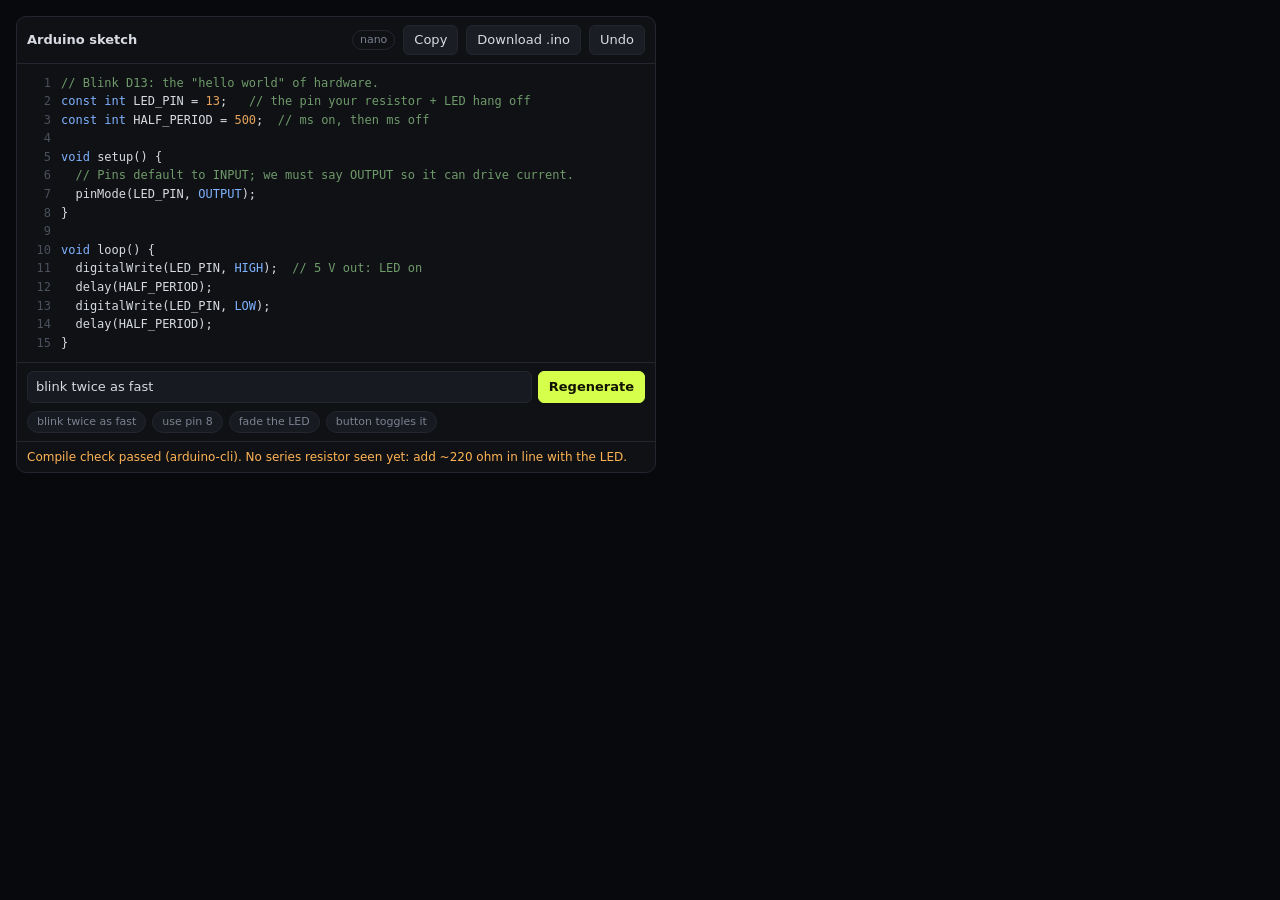
<file: frontend/code.demo.html>
<!doctype html><meta charset="utf-8"><meta name="viewport" content="width=device-width,initial-scale=1">
<title>CurrentCode demo</title><link rel="stylesheet" href="code.css">
<body style="margin:0;padding:16px;background:#08090c"><div id="h" style="max-width:640px"></div>
<script src="code.js"></script>
<script>
CurrentCode.mount(document.getElementById('h'),{getSession:function(){return ''},send:function(m){
  setTimeout(function(){CurrentCode.onMessage({type:'sketch',board:'nano',can_undo:true,notes:['Compile check passed (arduino-cli).','No series resistor seen yet: add ~220 ohm in line with the LED.'],
   code:'// Blink D13: the "hello world" of hardware.\nconst int LED_PIN = 13;   // the pin your resistor + LED hang off\nconst int HALF_PERIOD = 500;  // ms on, then ms off\n\nvoid setup() {\n  // Pins default to INPUT; we must say OUTPUT so it can drive current.\n  pinMode(LED_PIN, OUTPUT);\n}\n\nvoid loop() {\n  digitalWrite(LED_PIN, HIGH);  // 5 V out: LED on\n  delay(HALF_PERIOD);\n  digitalWrite(LED_PIN, LOW);\n  delay(HALF_PERIOD);\n}\n'})},200)}});
document.querySelector('.cc-chip').click();
</script>
</file>
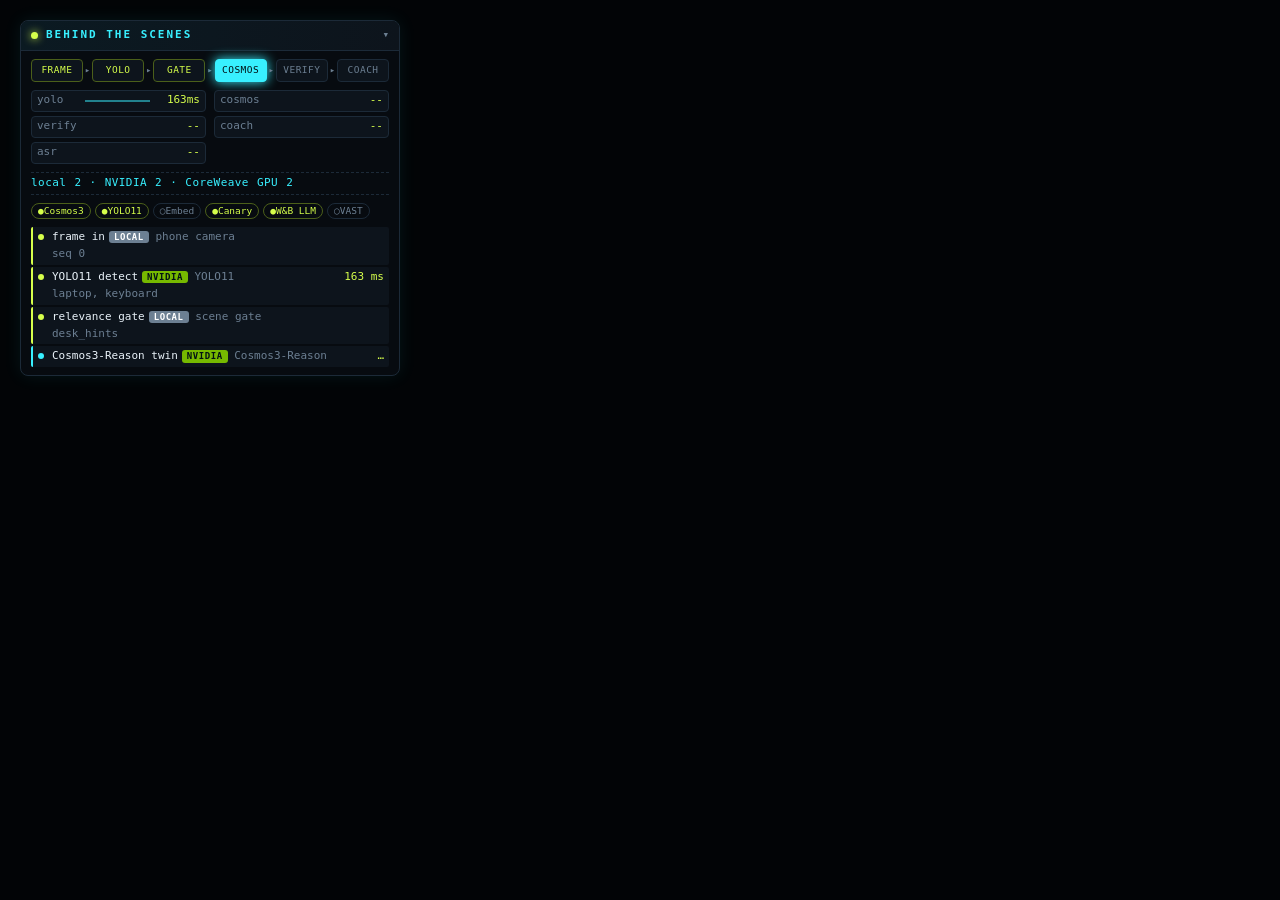
<file: frontend/trace.demo.html>
<!doctype html><meta charset="utf-8"><title>trace demo</title>
<link rel="stylesheet" href="trace.css">
<body style="background:#020406;margin:20px"><div id="h" style="width:380px"></div>
<script type="module">
import "./trace.js";
CurrentTrace.mount(document.getElementById("h"));
CurrentTrace.setServices({services:{cosmos3_reason:true,yolo11:true,cosmos_embed1:false,canary_1b:true,wandb_inference:true,vss_retrieval:false}});
let id=1;
const sleep=ms=>new Promise(r=>setTimeout(r,ms));
async function span(stage,label,model,sponsor,ms,detail,status="ok"){
  const i=id++; CurrentTrace.push({type:"trace",id:i,stage,label,model,sponsor,status:"start",ms:null,detail:"",t:0});
  await sleep(ms); CurrentTrace.push({type:"trace",id:i,stage,label,model,sponsor,status,ms:ms+Math.random()*30,detail,t:0});}
async function loop(){ for(let n=0;;n++){
  CurrentTrace.push({id:id++,stage:"frame",label:"frame in",model:"phone camera",sponsor:"local",status:"ok",detail:"seq "+n});
  await span("yolo","YOLO11 detect","YOLO11","nvidia",120+Math.random()*60,"laptop, keyboard");
  if(n%3==2){CurrentTrace.push({id:id++,stage:"gate",label:"relevance gate",model:"scene gate",sponsor:"local",status:"skip",detail:"skipped: person_or_animal_in_frame"});await sleep(500);continue;}
  CurrentTrace.push({id:id++,stage:"gate",label:"relevance gate",model:"scene gate",sponsor:"local",status:"ok",detail:"desk_hints"});
  await span("cosmos","Cosmos3-Reason twin","Cosmos3-Reason","nvidia",900,"scene=bench, 5 parts, 3 nets",n==4?"error":"ok");
  await span("verify","verifier","deterministic verifier","local",20,"2 findings, badge=warn");
  await span("coach","coach tip","Llama-3.1","wandb",400,"Flip the LED around");
  await sleep(600);}}
loop();
</script>
</file>
<file: frontend/code.css>
.cc-root{--cc-bg:#0f1115;--cc-fg:#d7dae0;--cc-dim:#7b8190;--cc-acc:#d6ff4b;--cc-line:#23262e;font:13px/1.5 ui-sans-serif,system-ui,sans-serif;color:var(--cc-fg);background:var(--cc-bg);border:1px solid var(--cc-line);border-radius:10px;display:flex;flex-direction:column;overflow:hidden;min-width:0}
.cc-head{display:flex;gap:8px;align-items:center;padding:8px 10px;border-bottom:1px solid var(--cc-line)}
.cc-title{font-weight:600;flex:1}
.cc-badge{font-size:11px;padding:1px 7px;border-radius:99px;border:1px solid var(--cc-line);color:var(--cc-dim)}
.cc-btn{background:#1a1d24;color:var(--cc-fg);border:1px solid var(--cc-line);border-radius:6px;padding:4px 10px;font:inherit;cursor:pointer}
.cc-btn:hover:not(:disabled){border-color:var(--cc-acc);color:var(--cc-acc)}
.cc-btn:disabled{opacity:.4;cursor:default}
.cc-btn.cc-primary{background:var(--cc-acc);color:#101300;border-color:var(--cc-acc);font-weight:600}
.cc-code{margin:0;padding:10px 0;overflow:auto;max-height:340px;font:12px/1.55 ui-monospace,SFMono-Regular,Menlo,monospace;flex:1}
.cc-ln{display:flex}.cc-n{flex:none;width:34px;text-align:right;padding-right:10px;color:#4a505c;user-select:none}
.cc-t{white-space:pre;padding-right:12px}.cc-cm{color:#6f9a6a}.cc-kw{color:#7fb2ff}.cc-num{color:#e5a35c}
.cc-ask{display:flex;gap:6px;padding:8px 10px;border-top:1px solid var(--cc-line)}
.cc-in{flex:1;min-width:0;background:#171a20;color:var(--cc-fg);border:1px solid var(--cc-line);border-radius:6px;padding:5px 8px;font:inherit}
.cc-chips{display:flex;flex-wrap:wrap;gap:6px;padding:0 10px 8px}
.cc-chip{font-size:11px;padding:2px 9px;border-radius:99px;background:#171a20;border:1px solid var(--cc-line);color:var(--cc-dim);cursor:pointer}
.cc-chip:hover{color:var(--cc-acc);border-color:var(--cc-acc)}
.cc-status{padding:6px 10px;border-top:1px solid var(--cc-line);color:var(--cc-dim);font-size:12px}
.cc-status.cc-warn{color:#ffb454}
</file>
<file: frontend/trace.css>
.ct-root{--ct-bg:#070b10;--ct-pan:#0d141c;--ct-line:#1c2a38;--ct-txt:#c9d6e2;--ct-dim:#6c7f92;--ct-cy:#38f0ff;--ct-lime:#d6ff4b;--ct-red:#ff5470;--ct-amb:#ffb938;
 font:11px/1.35 ui-monospace,SFMono-Regular,Menlo,monospace;color:var(--ct-txt);background:var(--ct-bg);border:1px solid var(--ct-line);border-radius:8px;max-width:380px;width:100%;box-sizing:border-box;overflow:hidden;box-shadow:0 0 18px rgba(56,240,255,.08)}
.ct-root *{box-sizing:border-box}
.ct-head{display:flex;align-items:center;gap:8px;padding:7px 10px;cursor:pointer;background:linear-gradient(90deg,#0b1a22,#0d141c);border-bottom:1px solid var(--ct-line);user-select:none}
.ct-title{letter-spacing:.18em;font-weight:700;color:var(--ct-cy);font-size:11px}
.ct-live{width:7px;height:7px;border-radius:50%;background:var(--ct-lime);box-shadow:0 0 8px var(--ct-lime);animation:ct-pulse 1.4s infinite}
.ct-caret{margin-left:auto;color:var(--ct-dim);transition:transform .2s}
.ct-root.ct-collapsed .ct-body{display:none}
.ct-root.ct-collapsed .ct-caret{transform:rotate(-90deg)}
.ct-body{padding:8px 10px;display:flex;flex-direction:column;gap:8px}
.ct-pipe{display:flex;align-items:center;gap:2px}
.ct-node{flex:1;text-align:center;padding:4px 0;border:1px solid var(--ct-line);border-radius:4px;color:var(--ct-dim);font-size:9.5px;letter-spacing:.05em;transition:all .25s;background:var(--ct-pan)}
.ct-node.ct-on{color:#001014;background:var(--ct-cy);border-color:var(--ct-cy);box-shadow:0 0 12px var(--ct-cy)}
.ct-node.ct-done{color:var(--ct-lime);border-color:#4b5f1a}
.ct-node.ct-err{color:#fff;background:var(--ct-red);border-color:var(--ct-red)}
.ct-node.ct-skip{color:var(--ct-amb);border-color:#5d4513;border-style:dashed}
.ct-arrow{color:var(--ct-dim);font-size:9px}
.ct-spark{display:grid;grid-template-columns:1fr 1fr;gap:4px 8px}
.ct-sp{display:flex;align-items:center;gap:4px;background:var(--ct-pan);border:1px solid var(--ct-line);border-radius:4px;padding:2px 5px}
.ct-sp b{color:var(--ct-dim);font-weight:400;width:44px}
.ct-sp svg{flex:1;height:16px;min-width:0}
.ct-sp i{font-style:normal;color:var(--ct-lime);width:46px;text-align:right}
.ct-counts{color:var(--ct-cy);letter-spacing:.04em;word-spacing:1px;padding:3px 0;border-top:1px dashed var(--ct-line);border-bottom:1px dashed var(--ct-line)}
.ct-svc{display:flex;flex-wrap:wrap;gap:4px}
.ct-chip{padding:1px 6px;border-radius:9px;border:1px solid var(--ct-line);color:var(--ct-dim);font-size:9.5px}
.ct-chip.ct-up{color:var(--ct-lime);border-color:#4b5f1a}
.ct-chip.ct-up:before{content:"\25CF ";}
.ct-chip.ct-down:before{content:"\25CB ";}
.ct-log{max-height:260px;overflow-y:auto;display:flex;flex-direction:column;gap:2px;scrollbar-width:thin;scrollbar-color:#244 transparent}
.ct-row{display:grid;grid-template-columns:8px 1fr auto;gap:2px 6px;padding:3px 5px;border-left:2px solid var(--ct-dim);background:var(--ct-pan);border-radius:2px;animation:ct-in .25s}
.ct-row.ct-start{border-color:var(--ct-cy)}
.ct-row.ct-start .ct-dot{background:var(--ct-cy);animation:ct-pulse .8s infinite}
.ct-row.ct-ok{border-color:var(--ct-lime)}.ct-row.ct-ok .ct-dot{background:var(--ct-lime)}
.ct-row.ct-error{border-color:var(--ct-red)}.ct-row.ct-error .ct-dot{background:var(--ct-red)}
.ct-row.ct-skip{border-color:var(--ct-amb)}.ct-row.ct-skip .ct-dot{background:var(--ct-amb)}
.ct-dot{width:6px;height:6px;border-radius:50%;margin-top:4px}
.ct-main{min-width:0}
.ct-lbl{color:#eaf3fa}
.ct-mdl{color:var(--ct-dim)}
.ct-ms{color:var(--ct-lime);text-align:right}
.ct-det{grid-column:2/4;color:var(--ct-dim);word-break:break-word;max-height:3.9em;overflow:hidden}
.ct-badge{display:inline-block;padding:0 5px;margin-left:4px;border-radius:3px;font-size:9px;font-weight:700;letter-spacing:.06em;text-transform:uppercase;color:#001014}
.ct-b-nvidia{background:#76b900}.ct-b-coreweave{background:#5b8cff}.ct-b-wandb{background:#ffcc33}
.ct-b-vast{background:#38f0ff}.ct-b-cursor{background:#e8e8e8}.ct-b-local{background:#6c7f92;color:#fff}
@keyframes ct-pulse{50%{opacity:.35}}
@keyframes ct-in{from{opacity:0;transform:translateY(4px)}}
</file>
